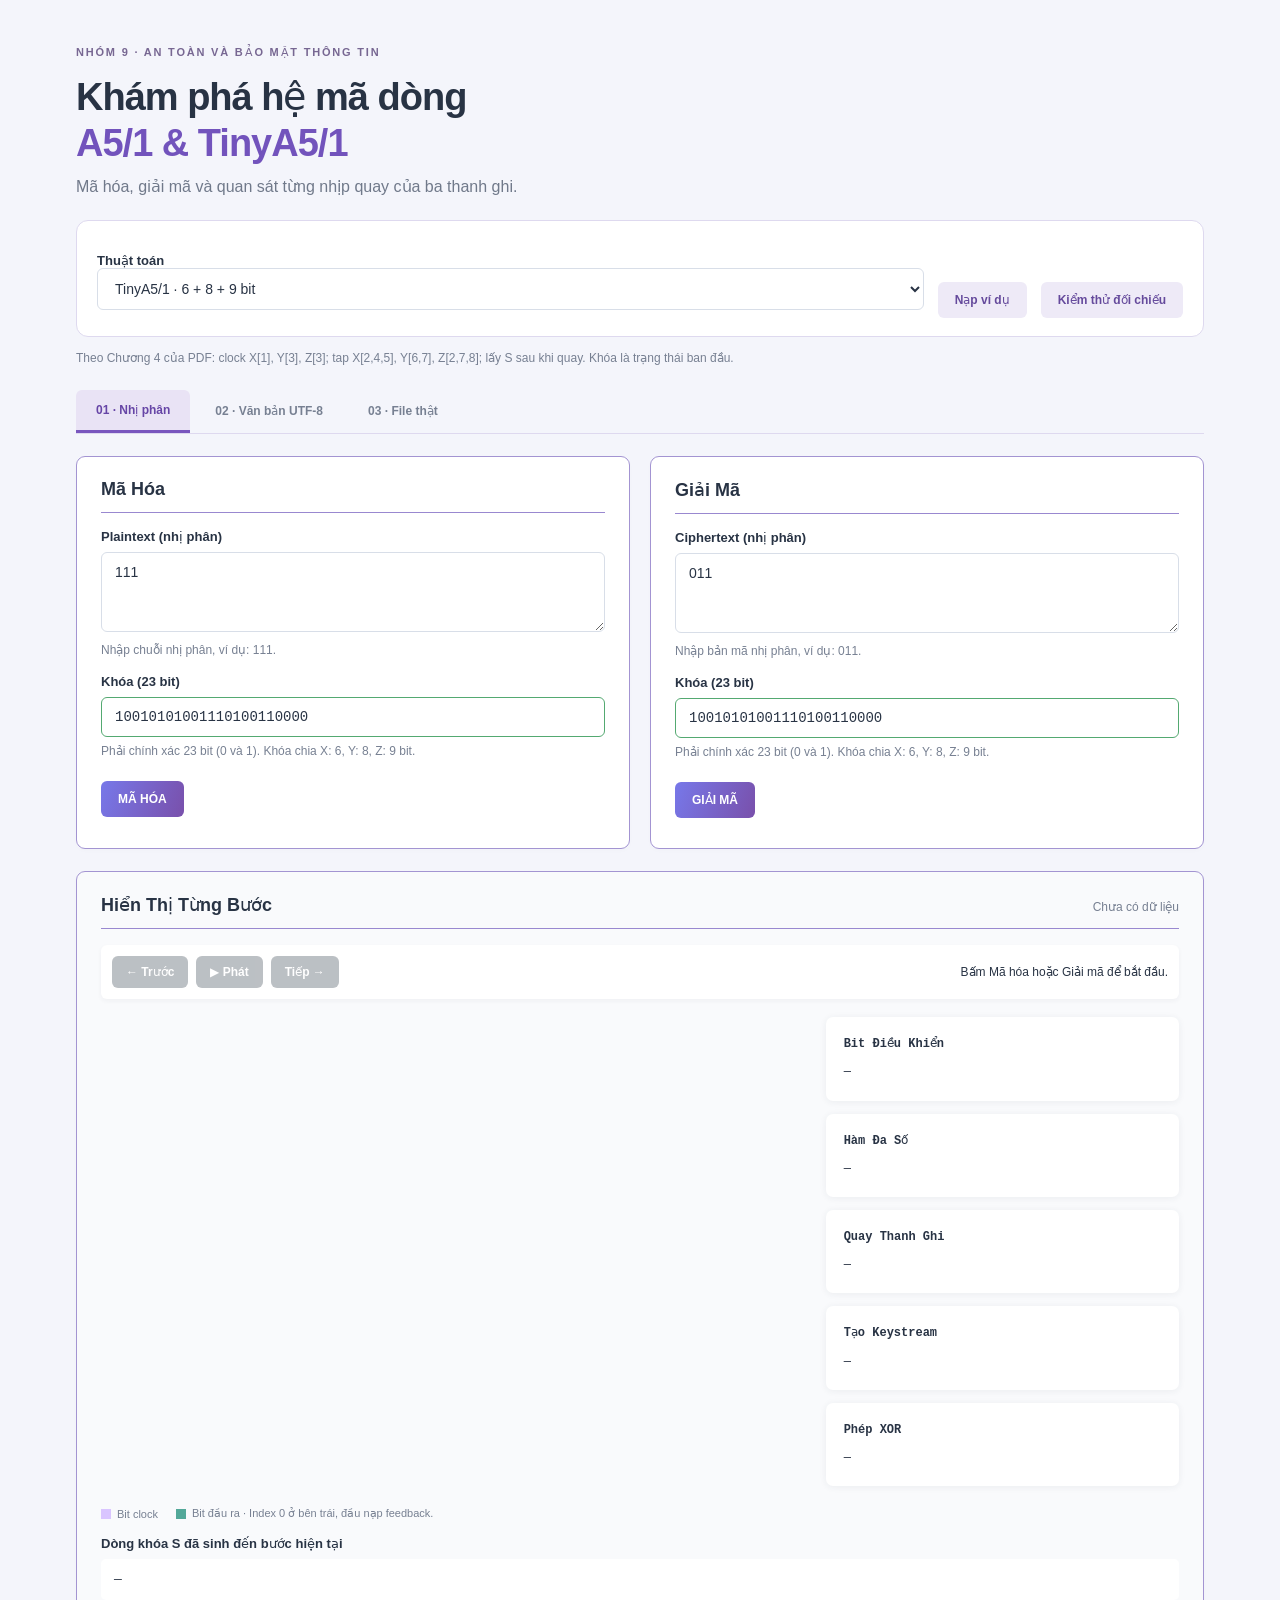
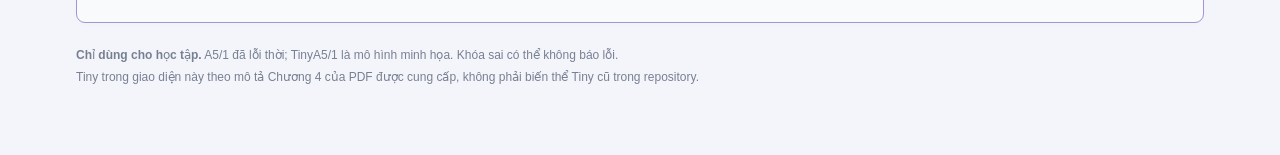
<file: ui/web/index.html>
<!doctype html>
<html lang="vi">
<head><meta charset="utf-8"><meta name="viewport" content="width=device-width,initial-scale=1">
<title>Nhóm 9 · Phòng thực hành A5/1</title><link rel="stylesheet" href="styles.css"></head>
<body>
<main>
<header><span class="eyebrow">NHÓM 9 · AN TOÀN VÀ BẢO MẬT THÔNG TIN</span><h1>Khám phá hệ mã dòng<span>A5/1 & TinyA5/1</span></h1><p>Mã hóa, giải mã và quan sát từng nhịp quay của ba thanh ghi.</p></header>
<section class="toolbar" aria-label="Thiết lập">
<label>Thuật toán<select id="algorithm"><option value="tiny">TinyA5/1 · 6 + 8 + 9 bit</option><option value="a51">A5/1 GSM · 19 + 22 + 23 bit</option></select></label>
<label id="frameLabel" hidden>Số khung 22 bit<input id="frame" value="0x134" spellcheck="false"></label>
<button id="example" class="secondary">Nạp ví dụ</button><button id="check" class="secondary">Kiểm thử đối chiếu</button>
</section>
<p id="spec" class="note"></p>
<nav class="tabs" aria-label="Chế độ"><button data-mode="binary" class="selected" aria-pressed="true">01 · Nhị phân</button><button data-mode="text" aria-pressed="false">02 · Văn bản UTF-8</button><button data-mode="file" aria-pressed="false">03 · File thật</button></nav>
<p id="notice" role="status" aria-live="polite"></p>
<div id="forms" class="cards">
<section class="card"><h2>Mã Hóa</h2><label id="encLabel" for="plain">Plaintext (nhị phân)</label><textarea id="plain" rows="3" spellcheck="false">111</textarea><small id="plainHint">Nhập chuỗi nhị phân, ví dụ: 111.</small><label for="encKey" class="keyLabel">Khóa (23 bit)</label><input id="encKey" class="key" value="10010101001110100110000" spellcheck="false"><small class="keyHint">Phải chính xác 23 bit (0 và 1).</small><button id="encrypt" class="primary">MÃ HÓA</button><div id="encResult" class="result" hidden aria-live="polite"></div><button id="transfer" class="textbutton" hidden>Đưa bản mã sang ô giải mã →</button></section>
<section class="card"><h2>Giải Mã</h2><label id="decLabel" for="cipher">Ciphertext (nhị phân)</label><textarea id="cipher" rows="3" spellcheck="false">011</textarea><small id="cipherHint">Nhập bản mã nhị phân, ví dụ: 011.</small><label for="decKey" class="keyLabel">Khóa (23 bit)</label><input id="decKey" class="key" value="10010101001110100110000" spellcheck="false"><small class="keyHint">Phải chính xác 23 bit (0 và 1).</small><button id="decrypt" class="primary">GIẢI MÃ</button><div id="decResult" class="result" hidden aria-live="polite"></div></section>
</div>
<section id="filePanel" class="card" hidden><h2>Mã hóa / Giải mã file</h2><p>Chọn file văn bản hoặc ảnh nhỏ. Dữ liệu được xử lý tại máy bạn, không tải lên máy chủ.</p><label for="fileInput">File đầu vào (tối đa 2 MB cho bản demo)</label><input type="file" id="fileInput"><label class="keyLabel" for="fileKey">Khóa (23 bit)</label><input id="fileKey" class="key" value="10010101001110100110000" spellcheck="false"><small class="keyHint"></small><div class="fileactions"><button id="encFile" class="primary">MÃ HÓA FILE</button><button id="decFile" class="secondary">GIẢI MÃ FILE</button></div><p id="fileStatus" role="status"></p><a id="download" class="download" hidden>Tải file kết quả</a><p class="note">Bản mã không chứa khóa, thuật toán hay số khung. Khi giải mã, dùng đúng các thiết lập cũ. Hai chiều cùng dùng XOR; chương trình không xác thực dữ liệu.</p></section>
<section id="visual" class="card visual"><div class="sectiontitle"><h2>Hiển Thị Từng Bước</h2><span id="stepCount">Chưa có dữ liệu</span></div><div class="playbar"><button id="previous" disabled>← Trước</button><button id="play" disabled>▶ Phát</button><button id="next" disabled>Tiếp →</button><span id="phaseName">Bấm Mã hóa hoặc Giải mã để bắt đầu.</span></div><div class="visualgrid"><div id="registers"></div><aside><article><h3>Bit Điều Khiển</h3><div id="clocks">—</div></article><article><h3>Hàm Đa Số</h3><div id="majority">—</div></article><article><h3>Quay Thanh Ghi</h3><div id="rotated">—</div></article><article><h3>Tạo Keystream</h3><div id="streamBit">—</div></article><article><h3>Phép XOR</h3><div id="xor">—</div></article></aside></div><div class="legend"><span class="clockmark"></span> Bit clock <span class="outmark"></span> Bit đầu ra · Index 0 ở bên trái, đầu nạp feedback.</div><label for="stream">Dòng khóa S đã sinh đến bước hiện tại</label><output id="stream">—</output></section>
<section id="checks" class="card" hidden><h2>Kiểm thử và đối chiếu</h2><div id="checkRows"></div></section>
<footer><strong>Chỉ dùng cho học tập.</strong> A5/1 đã lỗi thời; TinyA5/1 là mô hình minh họa. Khóa sai có thể không báo lỗi.<br>Tiny trong giao diện này theo mô tả Chương 4 của PDF được cung cấp, không phải biến thể Tiny cũ trong repository.</footer>
</main><script src="core.js"></script><script src="app.js"></script>
</body></html>
</file>
<file: ui/web/styles.css>
:root{font-family:Segoe UI,Arial,sans-serif;color:#283344;background:#f4f5fb;font-synthesis:none;--purple:#7253bc;--line:#ded9ef}*{box-sizing:border-box}[hidden]{display:none!important}body{margin:0}main{max-width:1180px;margin:auto;padding:42px 26px}header{padding-bottom:24px}.eyebrow{font-size:11px;letter-spacing:1.8px;font-weight:700;color:#776792}h1{font-size:38px;line-height:1.22;margin:14px 0 10px;letter-spacing:-1px}h1 span{display:block;color:var(--purple)}header p{margin:0;color:#70798a}.toolbar{display:flex;gap:14px;align-items:end;padding:18px 20px;background:white;border:1px solid var(--line);border-radius:12px}.toolbar label{flex:1}.toolbar button{margin:0}label{display:block;font-size:13px;font-weight:600;margin:14px 0 8px}input,select,textarea{width:100%;border:1px solid #d8dee8;border-radius:6px;background:white;padding:11px 13px;font:14px Segoe UI,Arial,sans-serif;color:#283344}textarea{resize:vertical;min-height:80px}input:focus,select:focus,textarea:focus{outline:3px solid #7253bc24;border-color:var(--purple)}.key{font-family:Consolas,monospace}.key.valid{border-color:#54a971}.key.invalid{border-color:#c43e55}.note,small{font-size:12px;color:#778092;line-height:1.6}.note{margin:12px 0 20px}small{display:block;margin:5px 0 12px}button,.download{font:600 12px Segoe UI,Arial,sans-serif;border:0;border-radius:6px;padding:11px 17px;cursor:pointer;transition:background .15s}button:focus-visible,a:focus-visible{outline:3px solid #a999db;outline-offset:3px}button:disabled{opacity:.45;cursor:default}.primary{background:linear-gradient(110deg,#7778e9,#7950ab);color:white;margin:8px 0}.primary:hover{background:#68459d}.secondary{background:#eeeaf7;color:#654a9c}.tabs{display:flex;gap:5px;border-bottom:1px solid var(--line);margin:22px 0}.tabs button{background:transparent;color:#778092;border-radius:6px 6px 0 0;padding:13px 20px}.tabs .selected{color:#6645a6;background:#e9e3f5;border-bottom:3px solid #7956be}.cards{display:grid;grid-template-columns:1fr 1fr;gap:20px}.card{background:white;border:1px solid #a394d2;border-radius:9px;padding:22px 24px;box-shadow:0 2px 5px #30264e04;margin-bottom:22px}h2{font-size:18px;margin:0 0 16px;padding-bottom:12px;border-bottom:1px solid #9988d0}h3{font-size:12px;margin:0 0 9px}.result{background:#d9efdf;border-left:4px solid #55a56a;border-radius:5px;padding:15px;margin-top:12px;font-size:13px;overflow-wrap:anywhere;white-space:pre-wrap;line-height:1.7}.textbutton{padding:8px 0;color:var(--purple);background:none;text-align:left}.visual{background:#f9fafc}.sectiontitle{display:flex;align-items:baseline;justify-content:space-between;border-bottom:1px solid #9988d0;margin-bottom:16px}.sectiontitle h2{border:0;margin:0}.sectiontitle span{font-size:12px;color:#778092}.playbar{background:white;display:flex;align-items:center;gap:8px;padding:11px;border-radius:6px;box-shadow:0 2px 5px #2833440c;margin-bottom:18px}.playbar button{background:#6b747d;color:white;padding:9px 14px}.playbar span{font-size:12px;margin-left:auto}.visualgrid{display:grid;grid-template-columns:minmax(0,2fr) minmax(210px,1fr);gap:18px}.register,aside article{background:white;padding:18px;border-radius:7px;box-shadow:0 1px 7px #28334412;margin-bottom:13px}.register h3{text-align:center;margin-bottom:16px}.bitrow{display:flex;justify-content:center;gap:5px;flex-wrap:wrap}.bitwrap{text-align:center}.bit{display:grid;place-items:center;width:29px;height:30px;border:1px solid #d8dfea;background:#eef1f5;border-radius:5px;font:bold 13px Consolas,monospace}.bit.clock{background:#e6dbff;border-color:#9e84d1}.bit.out{box-shadow:inset 0 -3px #53a899}.bitwrap small{font-size:9px;margin:5px 0 0}.register.moving{border-left:3px solid #8366c9}.register .state{font-size:11px;text-align:center;color:#778092;margin-top:12px}aside article{font:12px Consolas,monospace;line-height:1.6;overflow-wrap:anywhere}.legend{display:flex;align-items:center;gap:6px;font-size:11px;color:#778092;margin:8px 0 16px}.clockmark,.outmark{display:inline-block;width:10px;height:10px;background:#d9c5ff}.outmark{background:#53a899;margin-left:12px}output{display:block;font:13px Consolas,monospace;background:#fff;border-radius:5px;padding:13px;overflow-wrap:anywhere;max-height:120px;overflow:auto}#notice:empty{display:none}#notice{background:#fce9ec;border-left:4px solid #c43e55;padding:13px;font-size:13px}.fileactions{display:flex;gap:10px;align-items:center;margin-top:12px}.download{display:inline-block;background:#7253bc;color:white;text-decoration:none;margin:12px 0}.checkrow{border-bottom:1px solid #e9e5f0;padding:14px 0;font:12px Consolas,monospace;overflow-wrap:anywhere;line-height:1.8}.pass{color:#32854a}.fail{color:#bb304b}footer{font-size:12px;color:#778092;line-height:1.8;margin:10px 0 25px}@media(max-width:760px){main{padding:25px 14px}h1{font-size:30px}.cards,.visualgrid{grid-template-columns:1fr}.toolbar{flex-wrap:wrap}.toolbar label{flex-basis:45%}.card{padding:18px}.tabs button{padding:12px}.playbar{flex-wrap:wrap}.playbar span{width:100%;margin:4px 0}.bit{width:24px;height:28px}}
</file>
